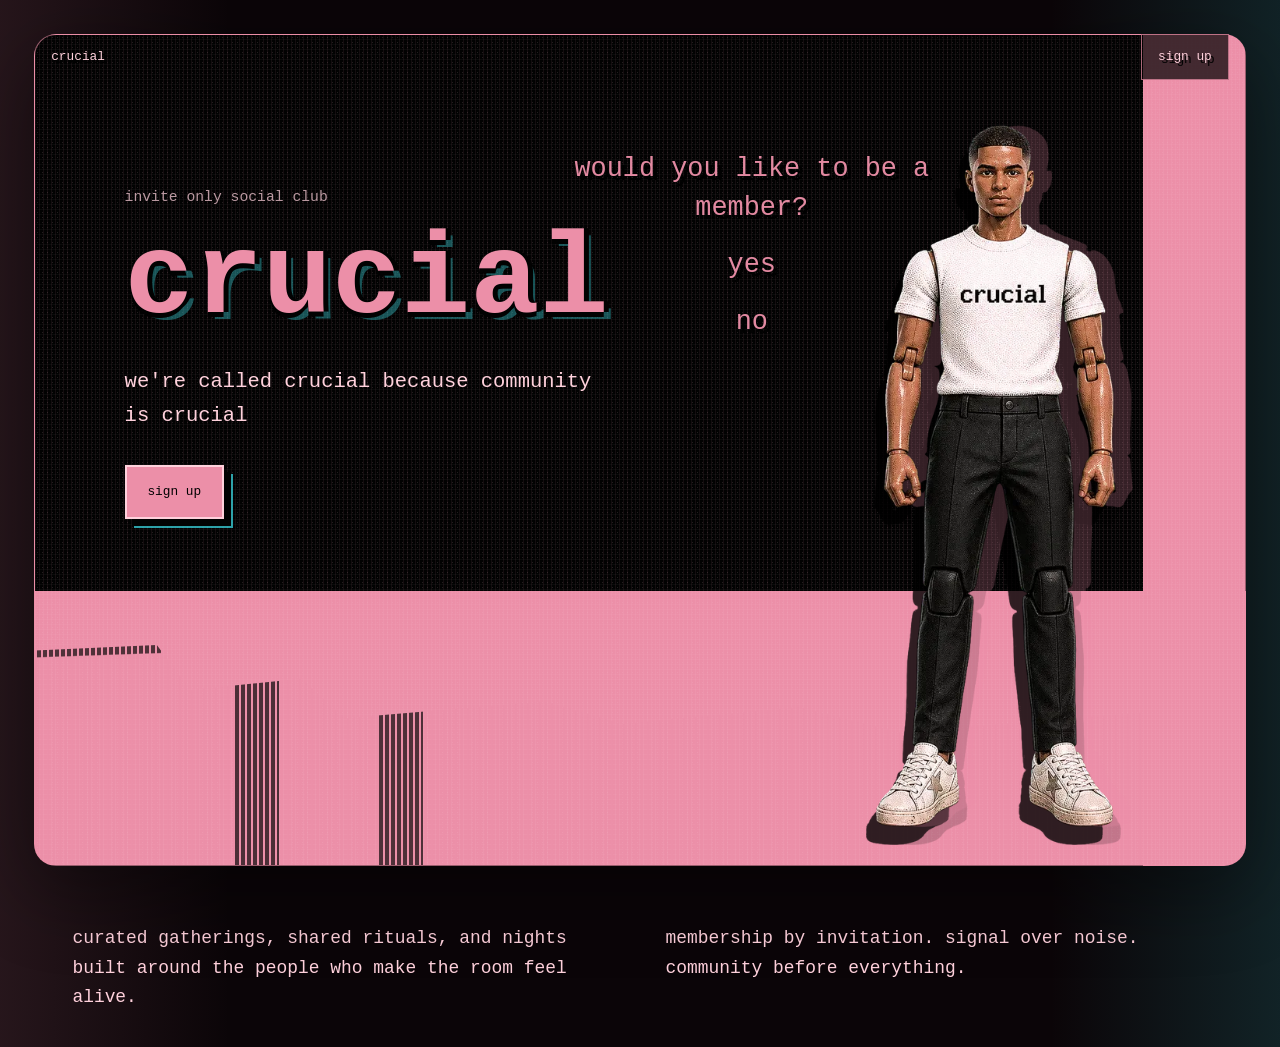
<file: index.html>
<!doctype html>
<html lang="en">
  <head>
    <meta charset="utf-8">
    <meta name="viewport" content="width=device-width, initial-scale=1">
    <title>crucial</title>
    <link rel="stylesheet" href="styles.css">
    <style>
      .remember-panel { pointer-events: auto; }
      .remember-panel a {
        display: inline-block;
        transition: color 160ms ease, transform 160ms ease, text-shadow 160ms ease;
      }
      .remember-panel a:hover,
      .remember-panel a:focus-visible {
        color: var(--pink-soft);
        transform: translateY(-2px);
        text-shadow: 3px 3px 0 var(--black), 5px 5px 0 rgba(57, 215, 224, 0.72);
      }
    </style>
  </head>
  <body>
    <main class="home-shell">
      <nav class="site-nav" aria-label="primary">
        <a class="brand-mark" href="index.html">crucial</a>
        <a class="nav-link" href="https://luma.com/7z1qrxh7" rel="noopener">sign up</a>
      </nav>

      <section class="hero-screen" aria-labelledby="club-name">
        <div class="pixel-noise" aria-hidden="true"></div>
        <div class="hero-copy">
          <p class="kicker">invite only social club</p>
          <h1 id="club-name">crucial</h1>
          <p class="tagline">we're called crucial because community is crucial</p>
          <a class="primary-button" href="https://luma.com/7z1qrxh7" rel="noopener">sign up</a>
        </div>

        <div class="figure-stage" aria-label="action figure wearing a white crucial shirt">
          <img src="[data-uri]" alt="action figure wearing a white shirt that says crucial">
        </div>

        <div class="remember-panel">
          <p>would you like to be a member?</p>
          <a href="https://luma.com/7z1qrxh7" rel="noopener">yes</a>
          <a href="https://luma.com/7z1qrxh7" rel="noopener">no</a>
        </div>
      </section>

      <section class="lower-band" aria-label="club details">
        <p>curated gatherings, shared rituals, and nights built around the people who make the room feel alive.</p>
        <p>membership by invitation. signal over noise. community before everything.</p>
      </section>
    </main>
  </body>
</html>
</file>
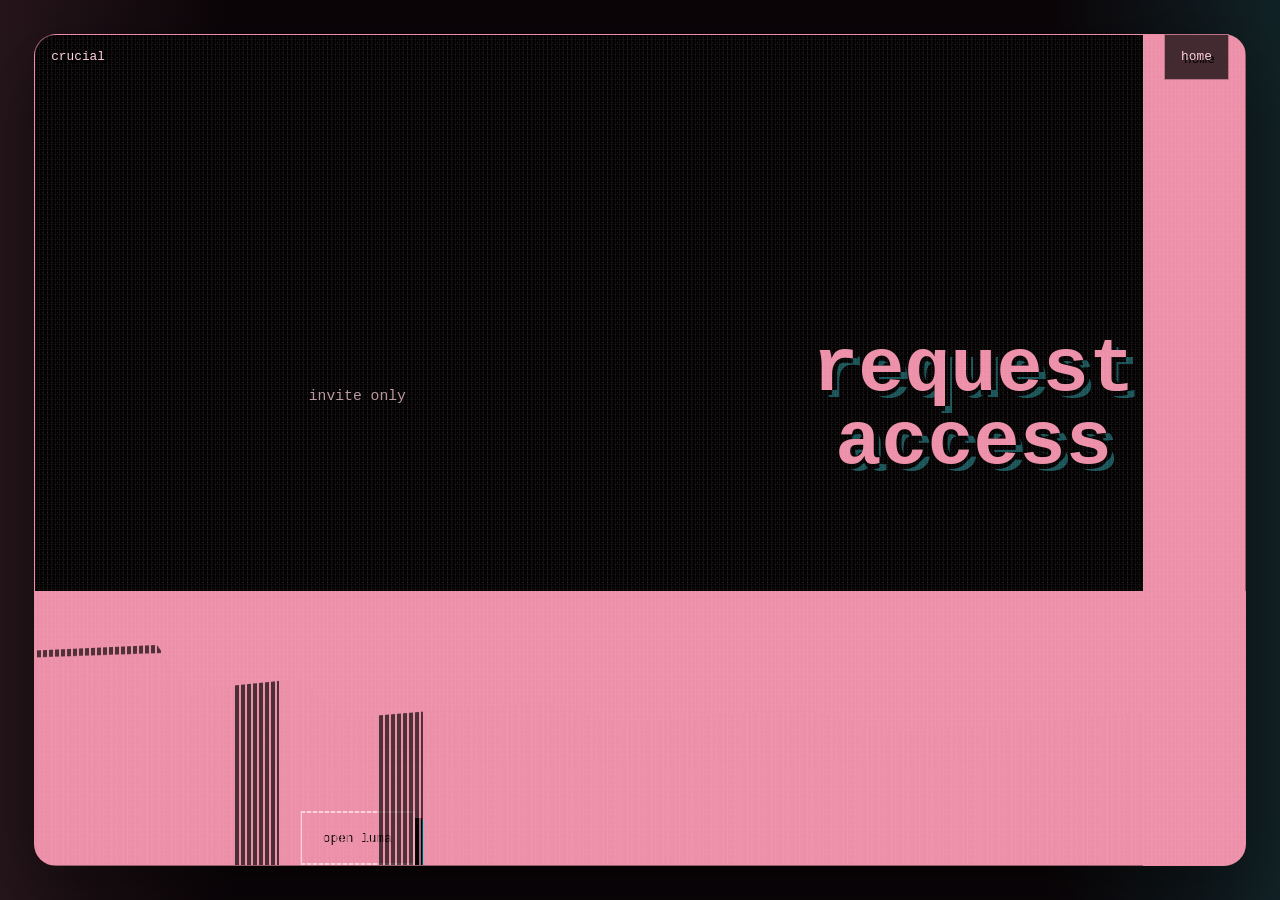
<file: signup.html>
<!doctype html>
<html lang="en">
  <head>
    <meta charset="utf-8">
    <meta name="viewport" content="width=device-width, initial-scale=1">
    <title>sign up | crucial</title>
    <link rel="stylesheet" href="styles.css">
  </head>
  <body>
    <main class="signup-shell">
      <nav class="site-nav" aria-label="primary">
        <a class="brand-mark" href="index.html">crucial</a>
        <a class="nav-link" href="index.html">home</a>
      </nav>

      <section class="signup-screen" aria-labelledby="signup-title">
        <div class="pixel-noise" aria-hidden="true"></div>
        <p class="kicker">invite only</p>
        <h1 id="signup-title">request access</h1>
        <a class="primary-button luma-button" href="https://luma.com/7z1qrxh7" rel="noopener">open luma</a>
      </section>
    </main>
  </body>
</html>
</file>
<file: styles.css>
:root {
  --black: #020202;
  --ink: #0b0508;
  --pink: #ec8fa8;
  --pink-hot: #ff9db9;
  --pink-soft: #ffd1dc;
  --blue-line: #39d7e0;
  --white: #fff7fb;
  --muted: rgba(255, 209, 220, 0.72);
  --pixel-font: "press start 2p", "silkscreen", "courier new", monospace;
  --body-font: "space mono", "courier new", monospace;
}

* {
  box-sizing: border-box;
}

html {
  min-height: 100%;
  background: var(--ink);
}

body {
  min-height: 100vh;
  margin: 0;
  color: var(--pink-soft);
  background:
    linear-gradient(90deg, rgba(236, 143, 168, 0.12), transparent 18%, transparent 82%, rgba(57, 215, 224, 0.14)),
    var(--ink);
  font-family: var(--body-font);
  text-transform: lowercase;
}

a {
  color: inherit;
  text-decoration: none;
}

.home-shell,
.signup-shell {
  min-height: 100vh;
  overflow-x: hidden;
  padding: clamp(16px, 3vw, 34px);
}

.site-nav {
  position: fixed;
  z-index: 10;
  top: clamp(16px, 3vw, 34px);
  left: clamp(28px, 4vw, 56px);
  right: clamp(28px, 4vw, 56px);
  display: flex;
  align-items: center;
  justify-content: space-between;
  pointer-events: none;
}

.brand-mark,
.nav-link {
  pointer-events: auto;
  font-family: var(--pixel-font);
  font-size: clamp(0.72rem, 1vw, 0.95rem);
  color: var(--pink-soft);
  text-shadow: 3px 3px 0 var(--black);
}

.nav-link {
  border: 1px solid rgba(236, 143, 168, 0.72);
  padding: 0.9rem 1rem;
  background: rgba(2, 2, 2, 0.72);
}

.hero-screen,
.signup-screen {
  position: relative;
  display: grid;
  grid-template-columns: minmax(0, 0.95fr) minmax(320px, 0.8fr);
  grid-template-rows: 1fr;
  align-items: stretch;
  min-height: calc(100vh - clamp(32px, 6vw, 68px));
  border: 1px solid rgba(236, 143, 168, 0.64);
  border-radius: 22px;
  overflow: hidden;
  background:
    linear-gradient(90deg, transparent calc(100% - clamp(62px, 8vw, 120px)), var(--pink) 0),
    radial-gradient(circle at 52% 112%, rgba(236, 143, 168, 0.78) 0 9%, transparent 9.2%),
    linear-gradient(180deg, var(--black) 0 67%, var(--pink) 67% 100%);
  box-shadow: 0 24px 80px rgba(0, 0, 0, 0.42);
}

.hero-screen::before,
.signup-screen::before {
  content: "";
  position: absolute;
  inset: 0;
  background:
    repeating-linear-gradient(90deg, rgba(236, 143, 168, 0.18) 0 1px, transparent 1px 4px),
    repeating-linear-gradient(0deg, rgba(255, 255, 255, 0.08) 0 1px, transparent 1px 5px);
  mix-blend-mode: screen;
  opacity: 0.42;
  pointer-events: none;
}

.hero-screen::after,
.signup-screen::after {
  content: "";
  position: absolute;
  left: 0;
  right: clamp(62px, 8vw, 120px);
  bottom: 0;
  height: 34%;
  background:
    repeating-linear-gradient(90deg, var(--pink) 0 2px, transparent 2px 6px),
    linear-gradient(178deg, transparent 0 18%, rgba(2, 2, 2, 0.95) 18.5% 23%, transparent 23.4%),
    linear-gradient(90deg, transparent 0 18%, rgba(2, 2, 2, 0.98) 18% 22%, transparent 22% 31%, rgba(2, 2, 2, 0.96) 31% 35%, transparent 35% 100%);
  opacity: 0.7;
  clip-path: polygon(0 24%, 11% 22%, 14% 38%, 24% 34%, 28% 48%, 46% 42%, 53% 50%, 69% 44%, 78% 53%, 100% 46%, 100% 100%, 0 100%);
}

.pixel-noise {
  position: absolute;
  inset: 0;
  background-image: radial-gradient(var(--pink-soft) 0.75px, transparent 0.75px);
  background-size: 5px 5px;
  opacity: 0.13;
  pointer-events: none;
}

.hero-copy {
  position: relative;
  z-index: 3;
  width: min(820px, 100%);
  padding: clamp(116px, 12vw, 164px) clamp(32px, 7vw, 128px) clamp(72px, 8vw, 118px);
}

.kicker {
  margin: 0 0 1.4rem;
  color: var(--muted);
  font-size: clamp(0.74rem, 1.15vw, 0.95rem);
  letter-spacing: 0;
}

h1 {
  margin: 0;
  color: var(--pink);
  font-family: var(--pixel-font);
  font-size: clamp(3.2rem, 9vw, 8.8rem);
  line-height: 0.95;
  letter-spacing: 0;
  text-shadow:
    5px 0 0 var(--black),
    0 5px 0 var(--black),
    7px 7px 0 rgba(57, 215, 224, 0.38);
}

.tagline {
  max-width: 520px;
  margin: 1.8rem 0 2rem;
  color: var(--pink-soft);
  font-family: var(--pixel-font);
  font-size: clamp(0.9rem, 1.6vw, 1.28rem);
  line-height: 1.65;
}

.primary-button {
  display: inline-flex;
  align-items: center;
  justify-content: center;
  min-height: 54px;
  padding: 1rem 1.3rem;
  border: 2px solid var(--pink-soft);
  color: var(--black);
  background: var(--pink);
  font-family: var(--pixel-font);
  font-size: clamp(0.78rem, 1vw, 0.96rem);
  box-shadow: 7px 7px 0 var(--black), 9px 9px 0 rgba(57, 215, 224, 0.74);
  transition: transform 180ms ease, box-shadow 180ms ease;
}

.primary-button:hover {
  transform: translate(4px, 4px);
  box-shadow: 3px 3px 0 var(--black), 5px 5px 0 rgba(57, 215, 224, 0.74);
}

.figure-stage {
  position: absolute;
  z-index: 2;
  right: clamp(86px, 8vw, 138px);
  top: clamp(76px, 7vw, 118px);
  bottom: clamp(18px, 3vw, 42px);
  width: clamp(220px, 23vw, 330px);
  filter: drop-shadow(18px 0 0 rgba(236, 143, 168, 0.22)) drop-shadow(-10px 18px 0 rgba(0, 0, 0, 0.8));
}

.figure-stage img {
  display: block;
  width: 100%;
  height: 100%;
  object-fit: contain;
  object-position: center bottom;
  image-rendering: auto;
}

.remember-panel {
  position: absolute;
  z-index: 4;
  top: clamp(94px, 9vw, 148px);
  left: min(56vw, 1030px);
  display: grid;
  gap: clamp(0.8rem, 1.4vw, 1.15rem);
  place-items: center;
  width: min(34vw, 560px);
  transform: translateX(-50%);
  color: var(--pink);
  font-family: var(--pixel-font);
  font-size: clamp(1rem, 2.1vw, 2.2rem);
  line-height: 1.45;
  text-align: center;
  text-shadow: 4px 4px 0 var(--black);
  opacity: 0.96;
  pointer-events: none;
}

.remember-panel p,
.remember-panel span {
  margin: 0;
}

.remember-panel span {
  font-size: clamp(0.95rem, 2vw, 1.8rem);
}

.lower-band {
  display: grid;
  grid-template-columns: repeat(2, minmax(0, 1fr));
  gap: clamp(18px, 4vw, 70px);
  padding: clamp(26px, 5vw, 58px) clamp(8px, 3vw, 42px) 0;
  color: var(--pink-soft);
  font-size: clamp(0.98rem, 1.4vw, 1.35rem);
  line-height: 1.65;
}

.lower-band p {
  margin: 0;
}

.signup-screen {
  display: grid;
  place-items: center;
  align-content: center;
  gap: 1.4rem;
  min-height: calc(100vh - clamp(32px, 6vw, 68px));
  text-align: center;
}

.signup-screen h1 {
  font-size: clamp(2rem, 6vw, 5.8rem);
}

.luma-button {
  margin-top: 0.6rem;
}

@media (max-width: 860px) {
  .hero-screen {
    display: block;
    min-height: 720px;
    background:
      linear-gradient(90deg, transparent calc(100% - 54px), var(--pink) 0),
      linear-gradient(180deg, var(--black) 0 62%, var(--pink) 62% 100%);
  }

  .hero-copy {
    z-index: 4;
    width: calc(100% - 54px);
    padding: 108px 22px 0;
  }

  .tagline {
    max-width: 320px;
  }

  .figure-stage {
    top: auto;
    right: 18px;
    bottom: -4px;
    width: min(52vw, 250px);
    height: auto;
    opacity: 0.92;
  }

  .figure-stage img {
    height: auto;
  }

  .remember-panel {
    top: 382px;
    left: 32px;
    right: auto;
    bottom: auto;
    width: min(220px, calc(100% - 96px));
    transform: none;
    place-items: center;
    text-align: center;
    font-size: 0.68rem;
    gap: 0.55rem;
    z-index: 5;
  }

  .remember-panel span {
    font-size: 0.68rem;
  }

  .lower-band {
    grid-template-columns: 1fr;
  }
}

@media (max-width: 520px) {
  .home-shell,
  .signup-shell {
    padding: 10px;
  }

  .site-nav {
    top: 20px;
    left: 20px;
    right: 20px;
  }

  .brand-mark,
  .nav-link {
    font-size: 0.68rem;
  }

  .nav-link {
    padding: 0.72rem 0.78rem;
  }

  h1 {
    font-size: 2.9rem;
  }

  .hero-screen {
    border-radius: 16px;
  }

  .primary-button {
    width: min(100%, 260px);
  }

  .figure-stage {
    right: 8px;
    bottom: 2px;
    width: min(48vw, 214px);
    filter: drop-shadow(10px 0 0 rgba(236, 143, 168, 0.22)) drop-shadow(-7px 10px 0 rgba(0, 0, 0, 0.8));
  }
}
</file>
